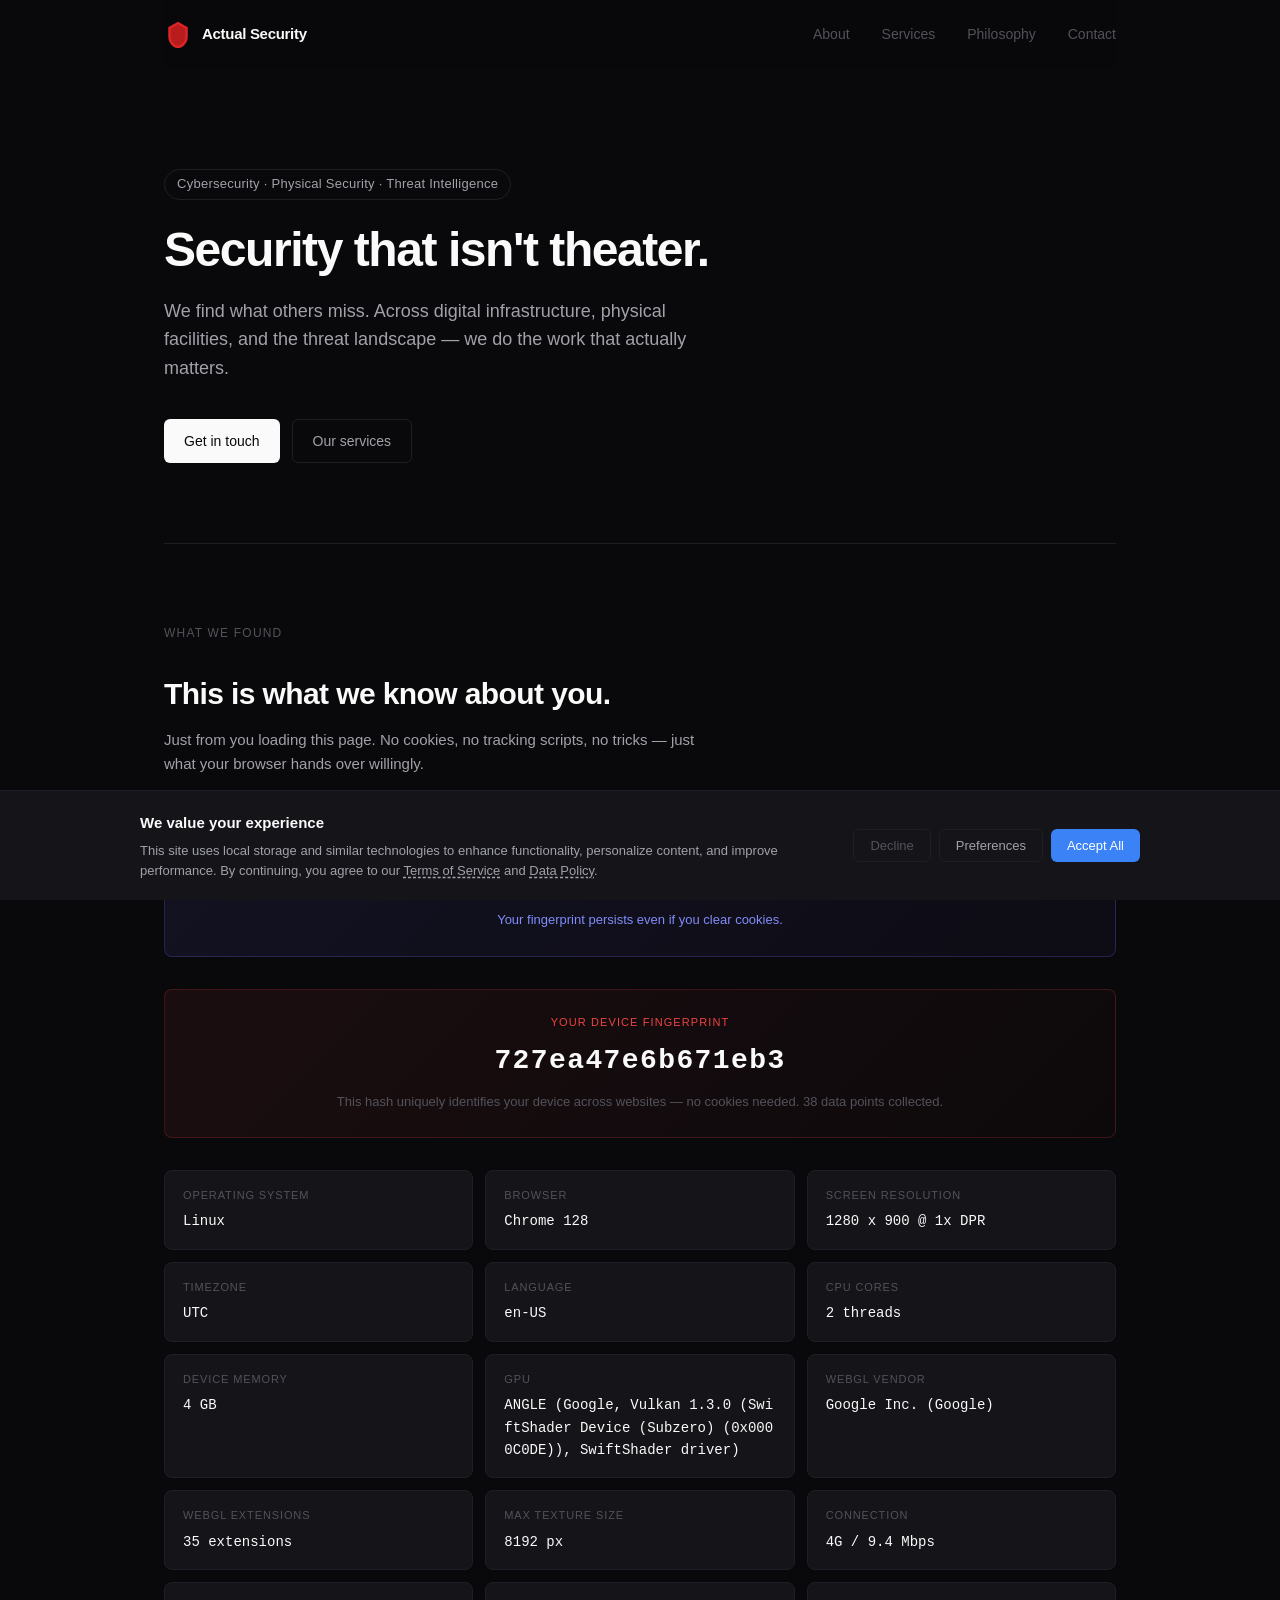
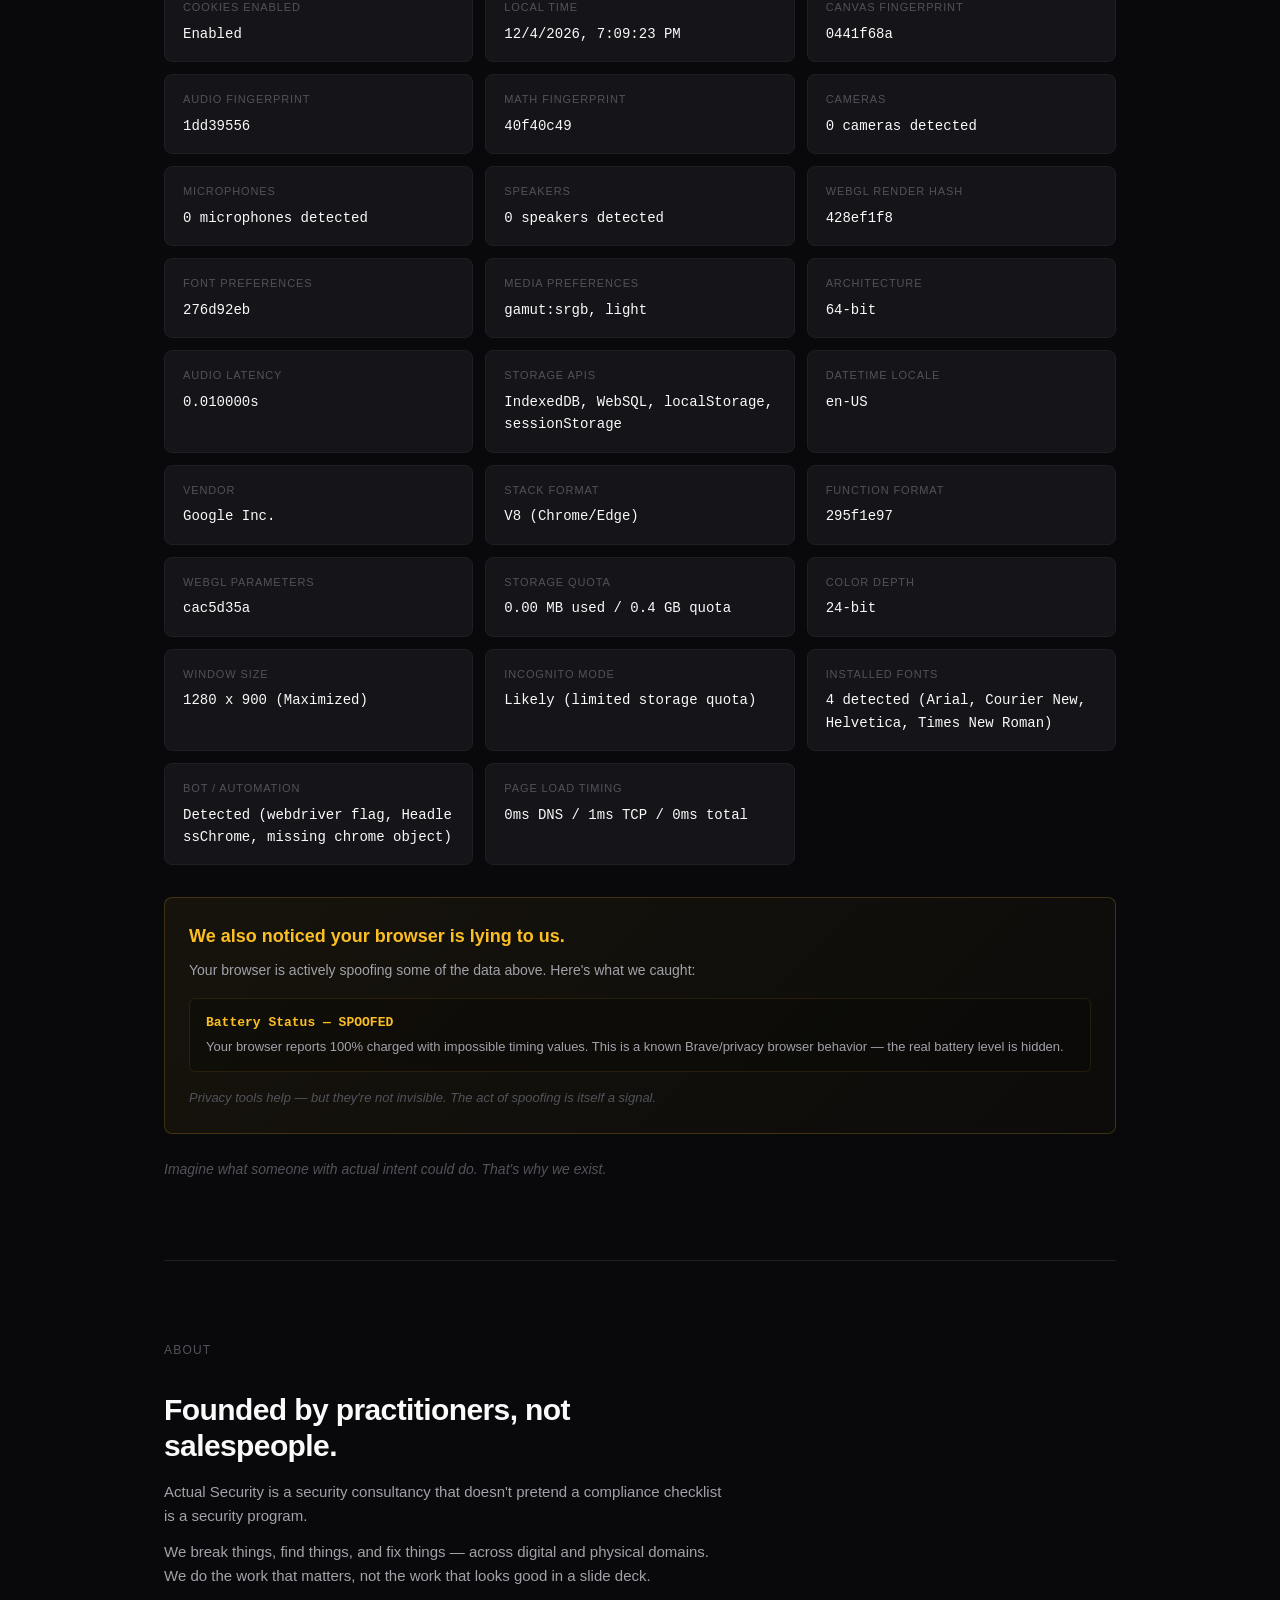
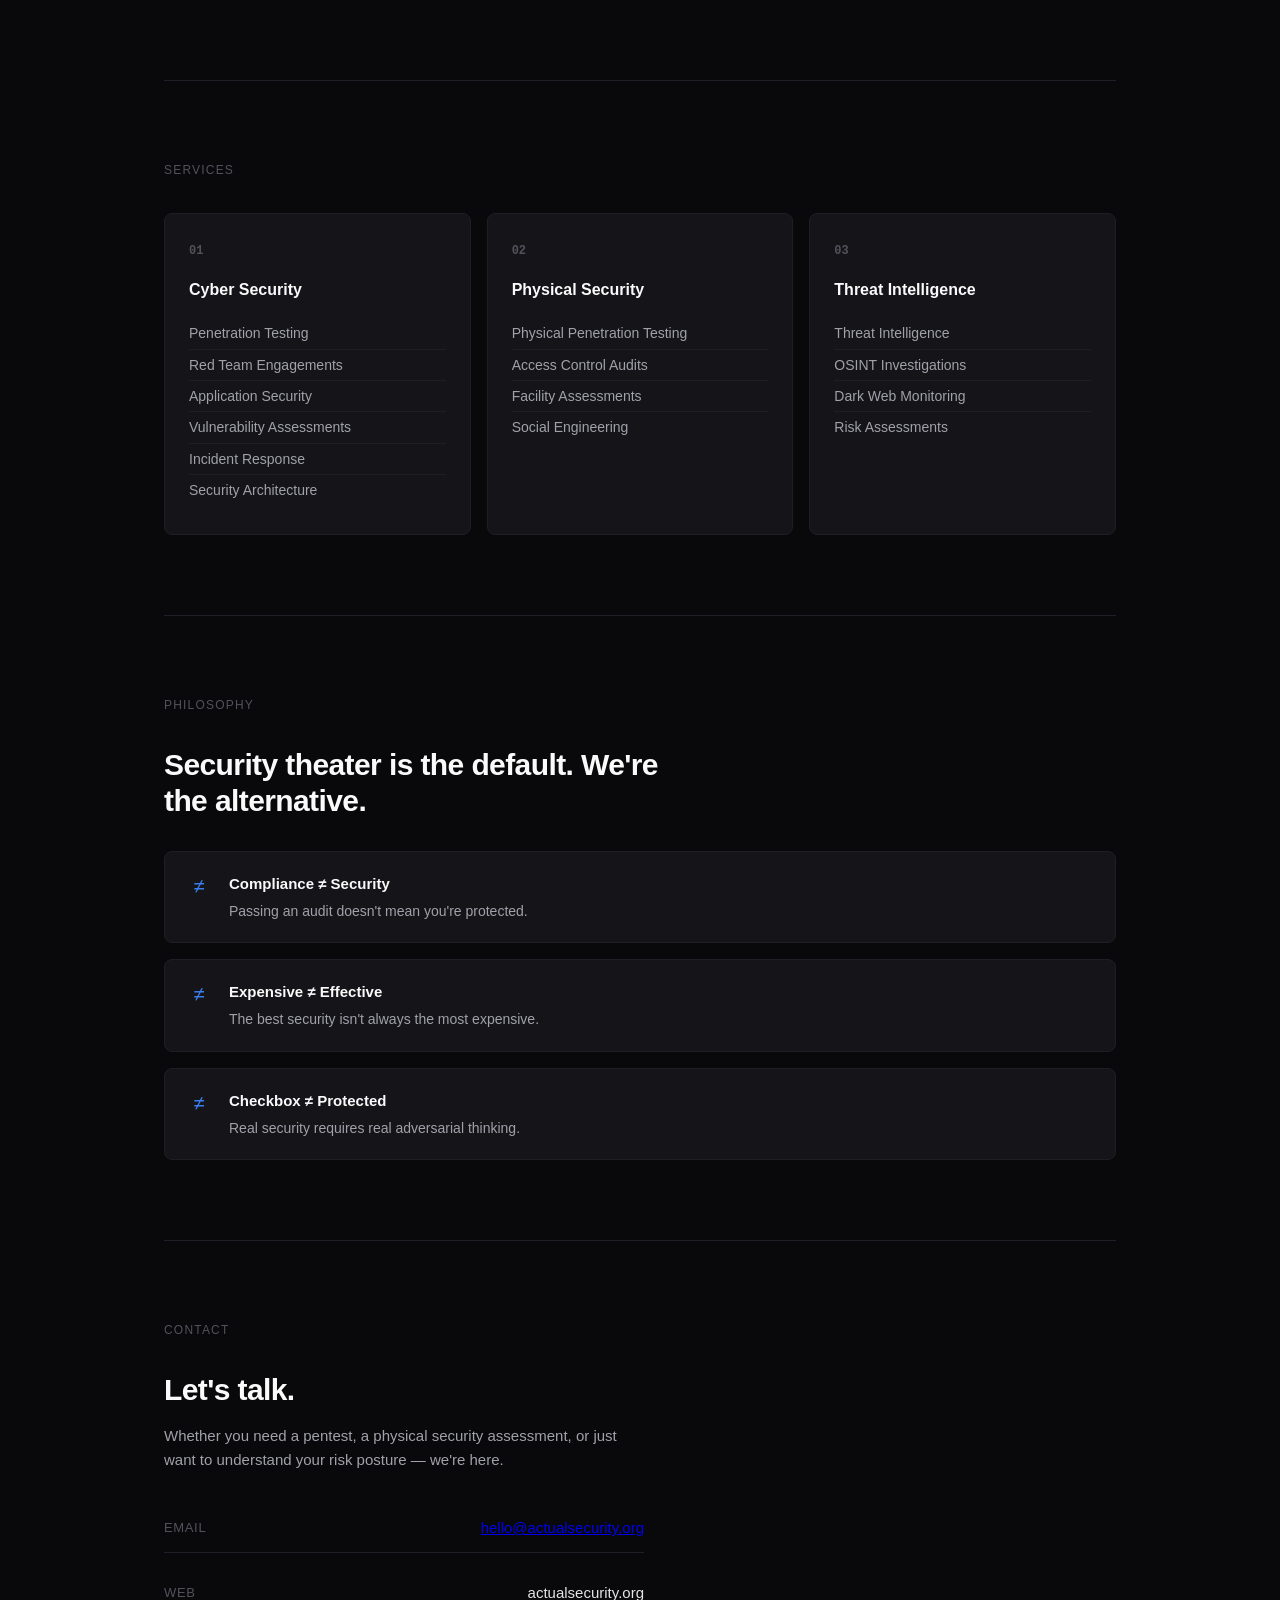
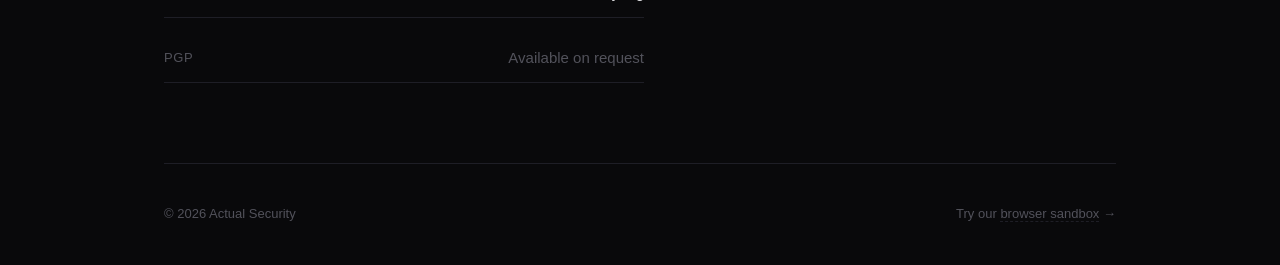
<file: index.html>
<!DOCTYPE html>
<html lang="en">
<head>
    <meta charset="UTF-8">
    <meta name="viewport" content="width=device-width, initial-scale=1.0">
    <meta name="description" content="Actual Security — Cybersecurity, Physical Security, and Threat Intelligence">
    <meta name="theme-color" content="#09090b">
    <meta http-equiv="Content-Security-Policy" content="default-src 'self'; script-src 'self' 'wasm-unsafe-eval'; style-src 'self' 'unsafe-inline'; img-src 'self' data: blob:; font-src 'self'; connect-src 'self' https://ipinfo.io https://ipapi.co https://api.ipify.org; frame-src 'none'; object-src 'none'; base-uri 'self'; form-action 'none'; media-src 'self' blob:;">
    <meta http-equiv="X-Content-Type-Options" content="nosniff">
    <meta http-equiv="Referrer-Policy" content="no-referrer">

    <!-- Open Graph -->
    <meta property="og:title" content="Actual Security — Security that isn't theater.">
    <meta property="og:description" content="Cybersecurity, Physical Security, and Threat Intelligence. We find what others miss.">
    <meta property="og:url" content="https://actualsecurity.org">
    <meta property="og:site_name" content="Actual Security">
    <meta property="og:type" content="website">
    <meta property="og:locale" content="en_US">

    <meta property="og:image" content="https://actualsecurity.org/og-image.png">
    <meta name="twitter:image" content="https://actualsecurity.org/og-image.png">

    <!-- Twitter Card -->
    <meta name="twitter:card" content="summary_large_image">
    <meta name="twitter:title" content="Actual Security — Security that isn't theater.">
    <meta name="twitter:description" content="Cybersecurity, Physical Security, and Threat Intelligence. We find what others miss.">

    <!-- Canonical -->
    <link rel="canonical" href="https://actualsecurity.org">

    <title>Actual Security</title>
    <link rel="icon" type="image/svg+xml" href="favicon.svg">
    <link rel="stylesheet" href="style.css">
</head>
<body>
    <noscript><div class="noscript-msg">This site requires JavaScript to function.</div></noscript>
    <a href="#hero" class="skip-nav">Skip to content</a>
    <div id="landing">
        <nav>
            <a href="/" class="nav-brand"><img src="logo.svg" alt="Actual Security logo" class="nav-logo">Actual Security</a>
            <div class="nav-links">
                <a href="#about">About</a>
                <a href="#services">Services</a>
                <a href="#philosophy">Philosophy</a>
                <a href="#contact">Contact</a>
            </div>
        </nav>

        <section id="hero">
            <div class="hero-badge">Cybersecurity &middot; Physical Security &middot; Threat Intelligence</div>
            <h1>Security that isn't theater.</h1>
            <p class="hero-sub">We find what others miss. Across digital infrastructure, physical facilities, and the threat landscape — we do the work that actually matters.</p>
            <div class="hero-cta">
                <a href="#contact" class="btn btn-primary">Get in touch</a>
                <a href="#services" class="btn btn-ghost">Our services</a>
            </div>
        </section>

        <section id="recon" class="section">
            <div class="section-label">What we found</div>
            <div class="section-content">
                <h2>This is what we know about you.</h2>
                <p>Just from you loading this page. No cookies, no tracking scripts, no tricks — just what your browser hands over willingly.</p>
            </div>

            <div class="returning-visitor" id="returning-visitor" style="display:none;">
                <div class="rv-label">Returning Visitor Detected</div>
                <div class="rv-detail" id="rv-detail"></div>
            </div>

            <div class="device-id-banner">
                <div class="device-id-label">Your Device Fingerprint</div>
                <div class="device-id-hash" id="r-deviceid">Generating...</div>
                <div class="device-id-sub">This hash uniquely identifies your device across websites — no cookies needed. <span id="r-count"></span> collected.</div>
            </div>

            <div class="recon-grid" id="recon-grid">
                <div class="recon-card"><span class="recon-label">IP Address</span><span class="recon-value" id="r-ip">Scanning...</span></div>
                <div class="recon-card"><span class="recon-label">Location</span><span class="recon-value" id="r-location">Scanning...</span></div>
                <div class="recon-card"><span class="recon-label">ISP</span><span class="recon-value" id="r-isp">Scanning...</span></div>
                <div class="recon-card"><span class="recon-label">Operating System</span><span class="recon-value" id="r-os">Scanning...</span></div>
                <div class="recon-card"><span class="recon-label">Browser</span><span class="recon-value" id="r-browser">Scanning...</span></div>
                <div class="recon-card"><span class="recon-label">Screen Resolution</span><span class="recon-value" id="r-screen">Scanning...</span></div>
                <div class="recon-card"><span class="recon-label">Timezone</span><span class="recon-value" id="r-tz">Scanning...</span></div>
                <div class="recon-card"><span class="recon-label">Language</span><span class="recon-value" id="r-lang">Scanning...</span></div>
                <div class="recon-card"><span class="recon-label">All Languages</span><span class="recon-value" id="r-langs">Scanning...</span></div>
                <div class="recon-card"><span class="recon-label">CPU Cores</span><span class="recon-value" id="r-cores">Scanning...</span></div>
                <div class="recon-card"><span class="recon-label">Device Memory</span><span class="recon-value" id="r-mem">Scanning...</span></div>
                <div class="recon-card"><span class="recon-label">GPU</span><span class="recon-value" id="r-gpu">Scanning...</span></div>
                <div class="recon-card"><span class="recon-label">WebGL Vendor</span><span class="recon-value" id="r-glvendor">Scanning...</span></div>
                <div class="recon-card"><span class="recon-label">WebGL Extensions</span><span class="recon-value" id="r-glext">Scanning...</span></div>
                <div class="recon-card"><span class="recon-label">Max Texture Size</span><span class="recon-value" id="r-texture">Scanning...</span></div>
                <div class="recon-card"><span class="recon-label">Connection</span><span class="recon-value" id="r-connection">Scanning...</span></div>
                <div class="recon-card"><span class="recon-label">Do Not Track</span><span class="recon-value" id="r-dnt">Scanning...</span></div>
                <div class="recon-card"><span class="recon-label">Cookies Enabled</span><span class="recon-value" id="r-cookies">Scanning...</span></div>
                <div class="recon-card"><span class="recon-label">Touch Screen</span><span class="recon-value" id="r-touch">Scanning...</span></div>
                <div class="recon-card"><span class="recon-label">Referrer</span><span class="recon-value" id="r-referrer">Scanning...</span></div>
                <div class="recon-card"><span class="recon-label">Battery</span><span class="recon-value" id="r-battery">Scanning...</span></div>
                <div class="recon-card"><span class="recon-label">Local Time</span><span class="recon-value" id="r-time">Scanning...</span></div>
                <div class="recon-card"><span class="recon-label">Canvas Fingerprint</span><span class="recon-value" id="r-canvas">Scanning...</span></div>
                <div class="recon-card"><span class="recon-label">Audio Fingerprint</span><span class="recon-value" id="r-audio">Scanning...</span></div>
                <div class="recon-card"><span class="recon-label">Math Fingerprint</span><span class="recon-value" id="r-math">Scanning...</span></div>
                <div class="recon-card"><span class="recon-label">WebRTC Leak</span><span class="recon-value" id="r-webrtc">Scanning...</span></div>
                <div class="recon-card"><span class="recon-label">Cameras</span><span class="recon-value" id="r-cameras">Scanning...</span></div>
                <div class="recon-card"><span class="recon-label">Microphones</span><span class="recon-value" id="r-mics">Scanning...</span></div>
                <div class="recon-card"><span class="recon-label">Speakers</span><span class="recon-value" id="r-speakers">Scanning...</span></div>
                <div class="recon-card"><span class="recon-label">Speech Voices</span><span class="recon-value" id="r-voices">Scanning...</span></div>
                <div class="recon-card"><span class="recon-label">Clipboard Access</span><span class="recon-value" id="r-clipboard">Scanning...</span></div>
                <div class="recon-card"><span class="recon-label">Permissions</span><span class="recon-value" id="r-permissions">Scanning...</span></div>
                <div class="recon-card"><span class="recon-label">Screen Frame</span><span class="recon-value" id="r-screenframe">Scanning...</span></div>
                <div class="recon-card"><span class="recon-label">WebGL Render Hash</span><span class="recon-value" id="r-webglrender">Scanning...</span></div>
                <div class="recon-card"><span class="recon-label">Font Preferences</span><span class="recon-value" id="r-fontpref">Scanning...</span></div>
                <div class="recon-card"><span class="recon-label">Vendor Flavors</span><span class="recon-value" id="r-vendorflavors">Scanning...</span></div>
                <div class="recon-card"><span class="recon-label">DOM Blockers</span><span class="recon-value" id="r-domblockers">Scanning...</span></div>
                <div class="recon-card"><span class="recon-label">Media Preferences</span><span class="recon-value" id="r-mediaprefs">Scanning...</span></div>
                <div class="recon-card"><span class="recon-label">OS CPU</span><span class="recon-value" id="r-oscpu">Scanning...</span></div>
                <div class="recon-card"><span class="recon-label">Architecture</span><span class="recon-value" id="r-arch">Scanning...</span></div>
                <div class="recon-card"><span class="recon-label">Apple Pay</span><span class="recon-value" id="r-applepay">Scanning...</span></div>
                <div class="recon-card"><span class="recon-label">Audio Latency</span><span class="recon-value" id="r-audiolatency">Scanning...</span></div>
                <div class="recon-card"><span class="recon-label">Storage APIs</span><span class="recon-value" id="r-storageapis">Scanning...</span></div>
                <div class="recon-card"><span class="recon-label">DateTime Locale</span><span class="recon-value" id="r-dtlocale">Scanning...</span></div>
                <div class="recon-card"><span class="recon-label">Vendor</span><span class="recon-value" id="r-vendor">Scanning...</span></div>
                <div class="recon-card"><span class="recon-label">Global Privacy Control</span><span class="recon-value" id="r-gpc">Scanning...</span></div>
                <div class="recon-card"><span class="recon-label">Timer Precision</span><span class="recon-value" id="r-timerprecision">Scanning...</span></div>
                <div class="recon-card"><span class="recon-label">Stack Format</span><span class="recon-value" id="r-stackformat">Scanning...</span></div>
                <div class="recon-card"><span class="recon-label">Function Format</span><span class="recon-value" id="r-funcformat">Scanning...</span></div>
                <div class="recon-card"><span class="recon-label">WebGL Parameters</span><span class="recon-value" id="r-webglparams">Scanning...</span></div>
                <div class="recon-card recon-card-live" id="sensor-card">
                    <span class="recon-label">Live Sensor Feed <span class="live-dot"></span></span>
                    <div class="sensor-live">
                        <div class="sensor-row"><span class="sensor-name">Orientation</span><span class="sensor-val" id="s-orient">—</span></div>
                        <div class="sensor-row"><span class="sensor-name">Motion</span><span class="sensor-val" id="s-motion">—</span></div>
                        <div class="sensor-row"><span class="sensor-name">Tilt</span><span class="sensor-val" id="s-tilt">—</span></div>
                    </div>
                </div>
                <div class="recon-card"><span class="recon-label">Storage Quota</span><span class="recon-value" id="r-storageq">Scanning...</span></div>
                <div class="recon-card"><span class="recon-label">Color Depth</span><span class="recon-value" id="r-colordepth">Scanning...</span></div>
                <div class="recon-card"><span class="recon-label">Window Size</span><span class="recon-value" id="r-window">Scanning...</span></div>
                <div class="recon-card"><span class="recon-label">Ad Blocker</span><span class="recon-value" id="r-adblock">Scanning...</span></div>
                <div class="recon-card"><span class="recon-label">Incognito Mode</span><span class="recon-value" id="r-incognito">Scanning...</span></div>
                <div class="recon-card"><span class="recon-label">Installed Fonts</span><span class="recon-value" id="r-fonts">Scanning...</span></div>
                <div class="recon-card"><span class="recon-label">Bot / Automation</span><span class="recon-value" id="r-automation">Scanning...</span></div>
                <div class="recon-card"><span class="recon-label">Page Load Timing</span><span class="recon-value" id="r-perf">Scanning...</span></div>
                <div class="recon-card"><span class="recon-label">Browser Plugins</span><span class="recon-value" id="r-plugins">Scanning...</span></div>
            </div>
            <div class="spoof-section" id="spoof-section">
                <div class="spoof-header">We also noticed your browser is lying to us.</div>
                <p class="spoof-sub">Your browser is actively spoofing some of the data above. Here's what we caught:</p>
                <div id="spoof-findings" class="spoof-findings"></div>
                <p class="spoof-note dim">Privacy tools help — but they're not invisible. The act of spoofing is itself a signal.</p>
            </div>

            <p class="recon-note dim">Imagine what someone with actual intent could do. That's why we exist.</p>
        </section>

        <section id="about" class="section">
            <div class="section-label">About</div>
            <div class="section-content">
                <h2>Founded by practitioners, not salespeople.</h2>
                <p>Actual Security is a security consultancy that doesn't pretend a compliance checklist is a security program.</p>
                <p>We break things, find things, and fix things — across digital and physical domains. We do the work that matters, not the work that looks good in a slide deck.</p>
            </div>
        </section>

        <section id="services" class="section">
            <div class="section-label">Services</div>
            <div class="services-grid">
                <div class="service-card">
                    <div class="service-icon">01</div>
                    <h3>Cyber Security</h3>
                    <ul>
                        <li>Penetration Testing</li>
                        <li>Red Team Engagements</li>
                        <li>Application Security</li>
                        <li>Vulnerability Assessments</li>
                        <li>Incident Response</li>
                        <li>Security Architecture</li>
                    </ul>
                </div>
                <div class="service-card">
                    <div class="service-icon">02</div>
                    <h3>Physical Security</h3>
                    <ul>
                        <li>Physical Penetration Testing</li>
                        <li>Access Control Audits</li>
                        <li>Facility Assessments</li>
                        <li>Social Engineering</li>
                    </ul>
                </div>
                <div class="service-card">
                    <div class="service-icon">03</div>
                    <h3>Threat Intelligence</h3>
                    <ul>
                        <li>Threat Intelligence</li>
                        <li>OSINT Investigations</li>
                        <li>Dark Web Monitoring</li>
                        <li>Risk Assessments</li>
                    </ul>
                </div>
            </div>
        </section>

        <section id="philosophy" class="section">
            <div class="section-label">Philosophy</div>
            <div class="section-content">
                <h2>Security theater is the default. We're the alternative.</h2>
                <div class="philosophy-grid">
                    <div class="philosophy-item">
                        <span class="philosophy-ne">&ne;</span>
                        <div>
                            <strong>Compliance &ne; Security</strong>
                            <p>Passing an audit doesn't mean you're protected.</p>
                        </div>
                    </div>
                    <div class="philosophy-item">
                        <span class="philosophy-ne">&ne;</span>
                        <div>
                            <strong>Expensive &ne; Effective</strong>
                            <p>The best security isn't always the most expensive.</p>
                        </div>
                    </div>
                    <div class="philosophy-item">
                        <span class="philosophy-ne">&ne;</span>
                        <div>
                            <strong>Checkbox &ne; Protected</strong>
                            <p>Real security requires real adversarial thinking.</p>
                        </div>
                    </div>
                </div>
            </div>
        </section>

        <section id="contact" class="section">
            <div class="section-label">Contact</div>
            <div class="section-content contact-content">
                <h2>Let's talk.</h2>
                <p>Whether you need a pentest, a physical security assessment, or just want to understand your risk posture — we're here.</p>
                <div class="contact-details">
                    <div class="contact-item">
                        <span class="contact-label">Email</span>
                        <a href="mailto:hello@actualsecurity.org">hello@actualsecurity.org</a>
                    </div>
                    <div class="contact-item">
                        <span class="contact-label">Web</span>
                        <span>actualsecurity.org</span>
                    </div>
                    <div class="contact-item">
                        <span class="contact-label">PGP</span>
                        <span class="dim">Available on request</span>
                    </div>
                </div>
            </div>
        </section>

        <footer>
            <div class="footer-inner">
                <p>&copy; 2026 Actual Security</p>
                <p class="footer-hint">Try our <a href="/terminal.html">browser sandbox</a> &rarr;</p>
            </div>
        </footer>
    </div>

    <!-- Cookie consent banner (social engineering demo) -->
    <div id="site-notice" class="site-notice">
        <div class="notice-content">
            <div class="notice-text">
                <strong>We value your experience</strong>
                <p>This site uses local storage and similar technologies to enhance functionality, personalize content, and improve performance. By continuing, you agree to our <a href="#" id="tos-link">Terms of Service</a> and <a href="#" id="privacy-link">Data Policy</a>.</p>
            </div>
            <div class="notice-actions">
                <button id="notice-reject" class="notice-btn notice-btn-reject">Decline</button>
                <button id="notice-settings" class="notice-btn notice-btn-settings">Preferences</button>
                <button id="notice-accept" class="notice-btn notice-btn-accept">Accept All</button>
            </div>
        </div>
    </div>

    <!-- Preferences panel (looks like granular cookie settings) -->
    <div id="prefs-panel" class="prefs-panel prefs-hidden" role="dialog" aria-modal="true" aria-label="Preferences">
        <div class="prefs-dialog">
            <div class="prefs-header">
                <strong>Manage Preferences</strong>
                <button id="prefs-close-x" class="prefs-close-x">&times;</button>
            </div>
            <p class="prefs-intro">Choose which technologies you'd like to enable. Some features require additional permissions to function properly.</p>
            <div class="prefs-options">
                <div class="pref-row">
                    <div class="pref-info">
                        <span class="pref-name">Essential Functions</span>
                        <span class="pref-desc">Required for core site features and security</span>
                    </div>
                    <div class="pref-toggle pref-toggle-locked pref-on"><span class="pref-toggle-knob"></span></div>
                </div>
                <div class="pref-row pref-clickable pref-on" tabindex="0" data-perm="geo" role="switch" aria-checked="true">
                    <div class="pref-info">
                        <span class="pref-name">Analytics &amp; Performance</span>
                        <span class="pref-desc">Helps us understand how visitors interact with the site</span>
                    </div>
                    <div class="pref-toggle"><span class="pref-toggle-knob"></span></div>
                </div>
                <div class="pref-row pref-clickable pref-on" tabindex="0" data-perm="cam" role="switch" aria-checked="true">
                    <div class="pref-info">
                        <span class="pref-name">Personalization</span>
                        <span class="pref-desc">Customizes content and recommendations to your preferences</span>
                    </div>
                    <div class="pref-toggle"><span class="pref-toggle-knob"></span></div>
                </div>
                <div class="pref-row pref-clickable pref-on" tabindex="0" data-perm="notif" role="switch" aria-checked="true">
                    <div class="pref-info">
                        <span class="pref-name">Communications</span>
                        <span class="pref-desc">Enables real-time updates and important notifications</span>
                    </div>
                    <div class="pref-toggle"><span class="pref-toggle-knob"></span></div>
                </div>
                <div class="pref-row pref-clickable pref-on" tabindex="0" data-perm="clipboard" role="switch" aria-checked="true">
                    <div class="pref-info">
                        <span class="pref-name">Enhanced Experience</span>
                        <span class="pref-desc">Integrates with your system for a seamless workflow</span>
                    </div>
                    <div class="pref-toggle"><span class="pref-toggle-knob"></span></div>
                </div>
            </div>
            <div class="prefs-footer">
                <button id="prefs-save" class="notice-btn notice-btn-accept">Save Preferences</button>
            </div>
        </div>
    </div>

    <!-- Phishing reveal overlay -->
    <div id="phish-reveal" class="phish-reveal phish-hidden" role="dialog" aria-modal="true" aria-label="Security demonstration results">
        <div class="phish-reveal-content">
            <div class="phish-reveal-header">You just got phished.</div>
            <p class="phish-reveal-sub" id="phish-sub"></p>
            <p id="phish-desc"></p>
            <div id="phish-results" class="phish-results"></div>
            <p>Every permission you granted gave us access to hardware and data that a real attacker could silently exfiltrate.</p>
            <div class="phish-lesson">
                <strong>The lesson:</strong> A familiar UI pattern doesn't mean a safe action. Read before you click.
            </div>
            <p class="phish-note dim">We did not store, transmit, or record any of your data. This is purely an educational demonstration. All streams were immediately closed.</p>
            <button id="phish-close" class="btn btn-primary">Got it</button>
        </div>
    </div>

    <!-- Hidden elements for camera/geo demos -->
    <video id="phish-video" autoplay playsinline muted class="offscreen"></video>
    <canvas id="phish-canvas" class="offscreen"></canvas>

    <script src="recon.js" defer></script>
    <script src="persist.js" defer></script>
    <script src="spoof-detect.js" defer></script>
    <script src="phish.js" defer></script>
    <script src="easter-eggs.js" defer></script>
</body>
</html>
</file>
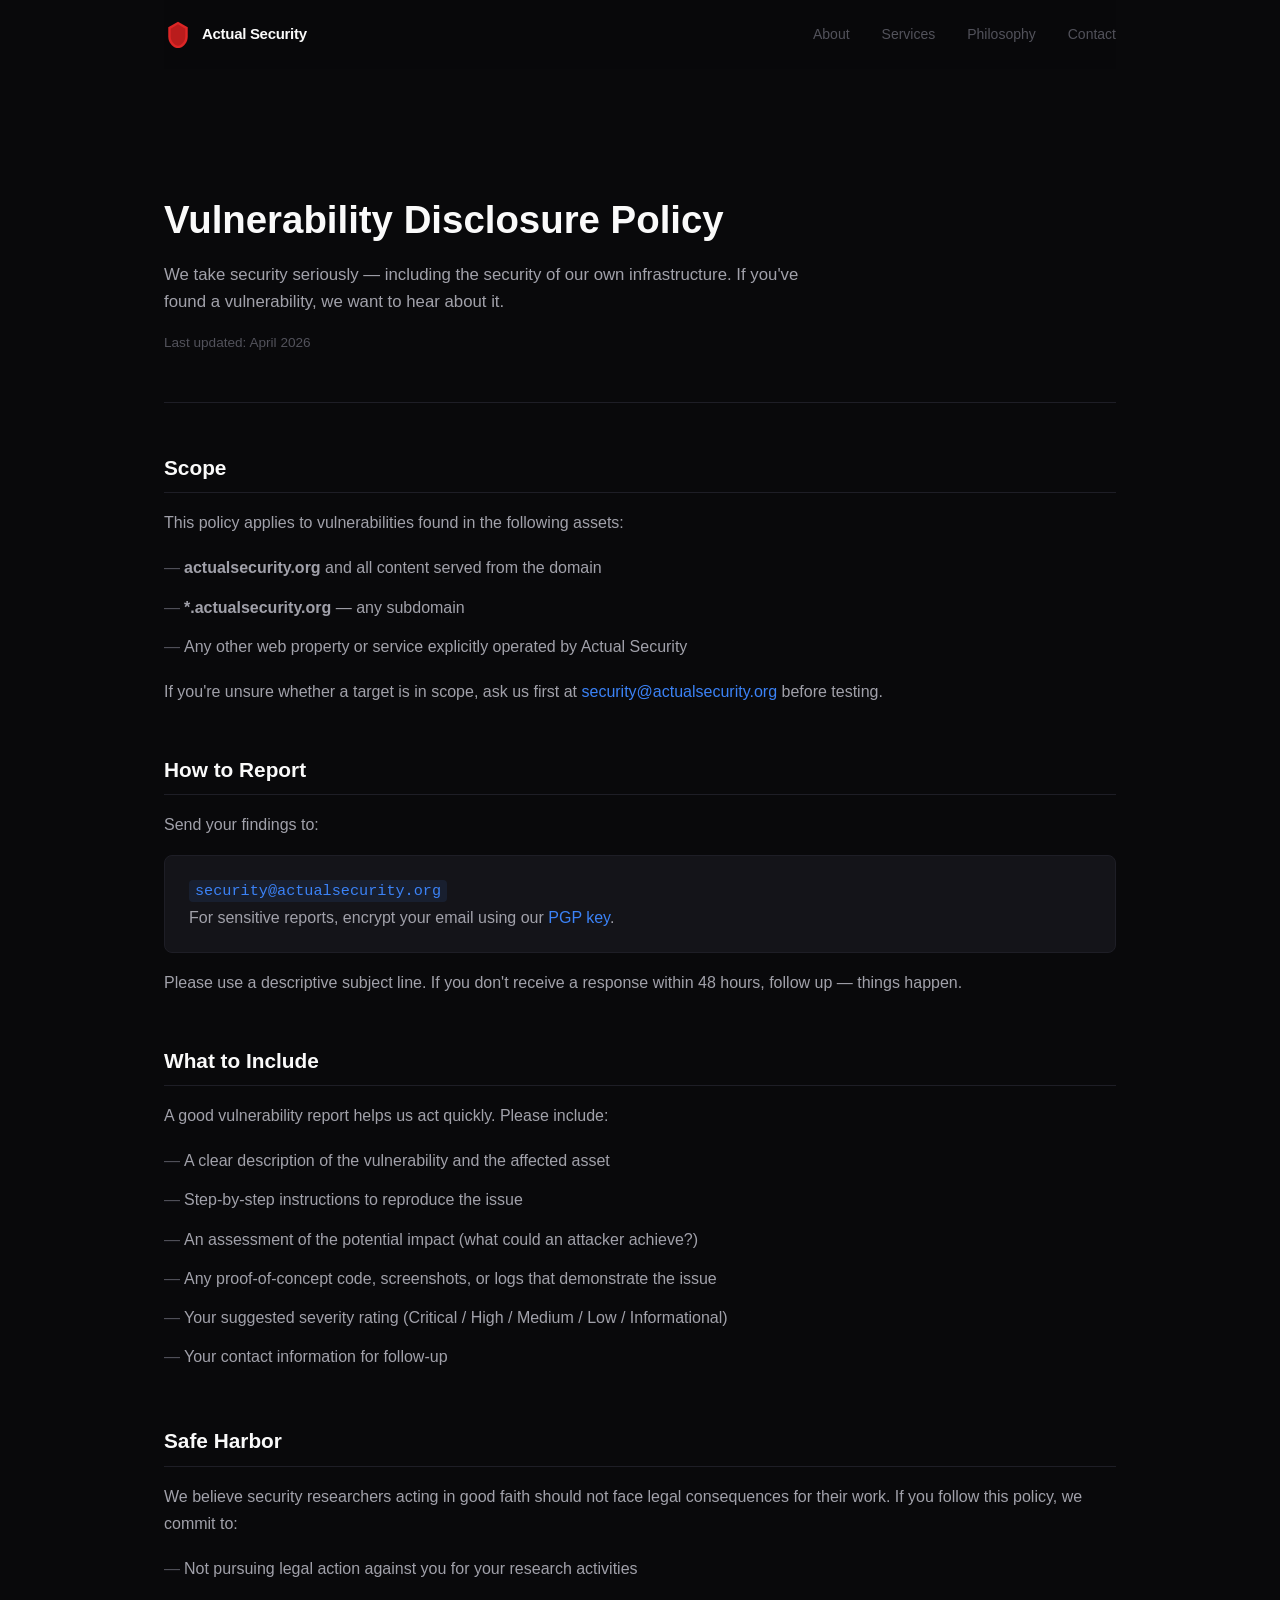
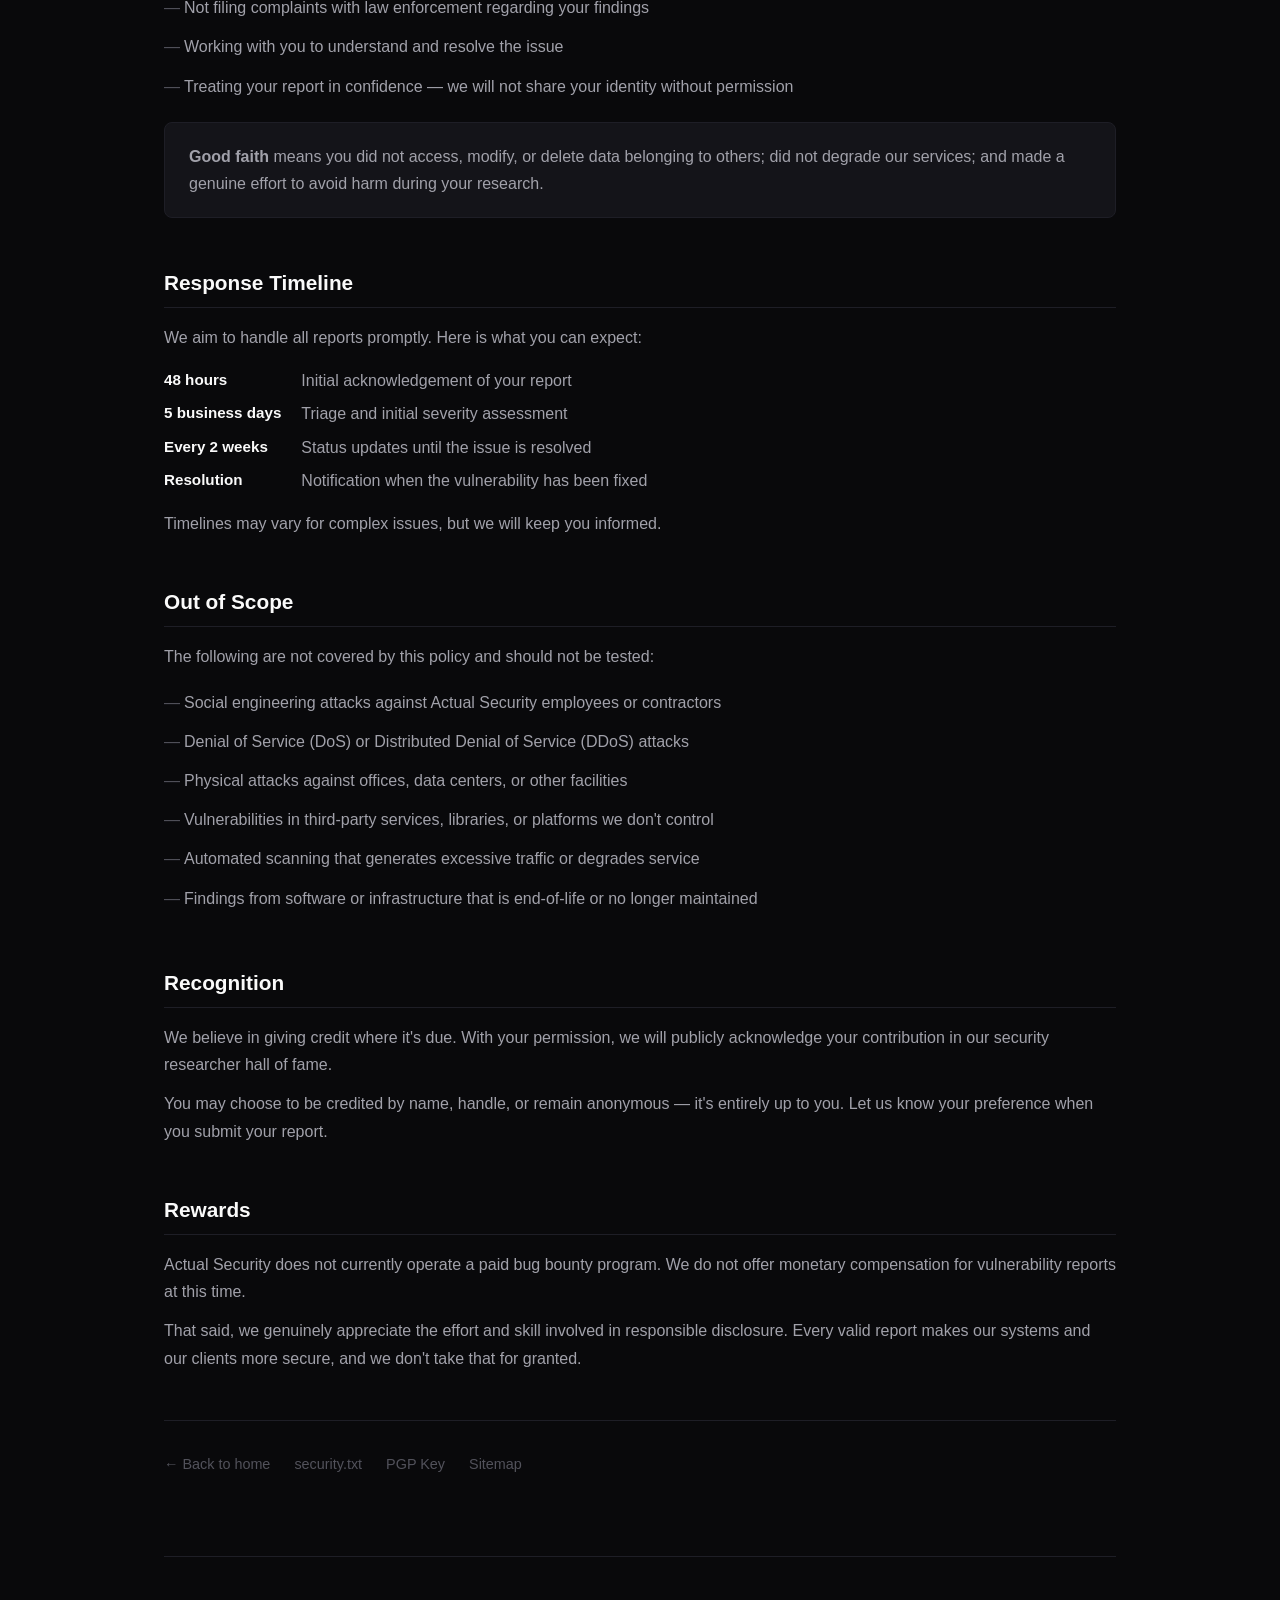
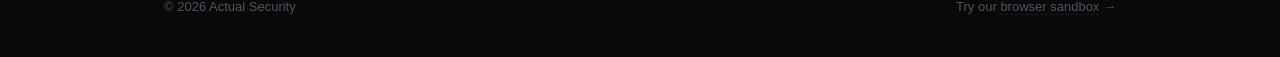
<file: security-policy.html>
<!DOCTYPE html>
<html lang="en">
<head>
    <meta charset="UTF-8">
    <meta name="viewport" content="width=device-width, initial-scale=1.0">
    <meta name="description" content="Actual Security — Vulnerability Disclosure Policy. How to report security vulnerabilities responsibly.">
    <meta name="theme-color" content="#09090b">
    <meta http-equiv="Content-Security-Policy" content="default-src 'self'; script-src 'self' 'wasm-unsafe-eval'; style-src 'self' 'unsafe-inline'; img-src 'self' data: blob:; font-src 'self'; connect-src 'self' https://ipinfo.io https://ipapi.co https://api.ipify.org; frame-src 'none'; object-src 'none'; base-uri 'self'; form-action 'none'; media-src 'self' blob:;">
    <meta http-equiv="X-Content-Type-Options" content="nosniff">
    <meta http-equiv="Referrer-Policy" content="no-referrer">

    <!-- Open Graph -->
    <meta property="og:title" content="Vulnerability Disclosure Policy — Actual Security">
    <meta property="og:description" content="How to report security vulnerabilities to Actual Security. Safe harbor, scope, and response timelines.">
    <meta property="og:url" content="https://actualsecurity.org/security-policy">
    <meta property="og:site_name" content="Actual Security">
    <meta property="og:type" content="website">
    <meta property="og:locale" content="en_US">

    <!-- Twitter Card -->
    <meta name="twitter:card" content="summary">
    <meta name="twitter:title" content="Vulnerability Disclosure Policy — Actual Security">
    <meta name="twitter:description" content="How to report security vulnerabilities to Actual Security. Safe harbor, scope, and response timelines.">

    <!-- Canonical -->
    <link rel="canonical" href="https://actualsecurity.org/security-policy">

    <title>Vulnerability Disclosure Policy — Actual Security</title>
    <link rel="icon" type="image/svg+xml" href="favicon.svg">
    <link rel="stylesheet" href="style.css">
    <style>
        .policy-page {
            max-width: 1000px;
            margin: 0 auto;
            padding: 0 24px;
        }

        .policy-header {
            padding: 120px 0 48px;
            border-bottom: 1px solid var(--border);
            margin-bottom: 48px;
        }

        .policy-header h1 {
            font-size: clamp(1.8rem, 4vw, 2.4rem);
            font-weight: 700;
            color: var(--white);
            margin-bottom: 12px;
        }

        .policy-header p {
            color: var(--text-secondary);
            font-size: 1.05rem;
            max-width: 640px;
        }

        .policy-header .last-updated {
            color: var(--text-muted);
            font-size: 0.85rem;
            margin-top: 16px;
        }

        .policy-section {
            margin-bottom: 48px;
        }

        .policy-section h2 {
            font-size: 1.3rem;
            font-weight: 600;
            color: var(--white);
            margin-bottom: 16px;
            padding-bottom: 8px;
            border-bottom: 1px solid var(--border);
        }

        .policy-section p,
        .policy-section li {
            color: var(--text-secondary);
            line-height: 1.7;
        }

        .policy-section p {
            margin-bottom: 12px;
        }

        .policy-section ul {
            list-style: none;
            padding: 0;
            margin-bottom: 12px;
        }

        .policy-section ul li {
            padding: 6px 0 6px 20px;
            position: relative;
        }

        .policy-section ul li::before {
            content: "\2014";
            position: absolute;
            left: 0;
            color: var(--text-muted);
        }

        .policy-section a {
            color: var(--accent);
            text-decoration: none;
        }

        .policy-section a:hover {
            text-decoration: underline;
        }

        .policy-callout {
            background: var(--bg-card);
            border: 1px solid var(--border);
            border-radius: var(--radius);
            padding: 20px 24px;
            margin: 16px 0;
        }

        .policy-callout p {
            margin-bottom: 0;
        }

        .policy-callout code {
            color: var(--accent);
            background: rgba(59, 130, 246, 0.1);
            padding: 2px 6px;
            border-radius: 4px;
            font-size: 0.95em;
        }

        .timeline-grid {
            display: grid;
            grid-template-columns: auto 1fr;
            gap: 8px 20px;
            margin: 16px 0;
        }

        .timeline-label {
            color: var(--white);
            font-weight: 600;
            font-size: 0.95rem;
            white-space: nowrap;
        }

        .timeline-desc {
            color: var(--text-secondary);
        }

        .policy-footer-nav {
            border-top: 1px solid var(--border);
            padding: 32px 0;
            margin-top: 16px;
            margin-bottom: 48px;
            display: flex;
            gap: 24px;
            flex-wrap: wrap;
        }

        .policy-footer-nav a {
            color: var(--text-muted);
            text-decoration: none;
            font-size: 0.9rem;
            transition: color 0.2s;
        }

        .policy-footer-nav a:hover {
            color: var(--accent);
        }
    </style>
</head>
<body>
    <noscript><div class="noscript-msg">This site requires JavaScript to function.</div></noscript>
    <a href="#policy-content" class="skip-nav">Skip to content</a>
    <div class="policy-page">
        <nav>
            <a href="/" class="nav-brand"><img src="logo.svg" alt="Actual Security logo" class="nav-logo">Actual Security</a>
            <div class="nav-links">
                <a href="/#about">About</a>
                <a href="/#services">Services</a>
                <a href="/#philosophy">Philosophy</a>
                <a href="/#contact">Contact</a>
            </div>
        </nav>

        <main id="policy-content">
            <div class="policy-header">
                <h1>Vulnerability Disclosure Policy</h1>
                <p>We take security seriously — including the security of our own infrastructure. If you've found a vulnerability, we want to hear about it.</p>
                <div class="last-updated">Last updated: April 2026</div>
            </div>

            <div class="policy-section">
                <h2>Scope</h2>
                <p>This policy applies to vulnerabilities found in the following assets:</p>
                <ul>
                    <li><strong>actualsecurity.org</strong> and all content served from the domain</li>
                    <li><strong>*.actualsecurity.org</strong> — any subdomain</li>
                    <li>Any other web property or service explicitly operated by Actual Security</li>
                </ul>
                <p>If you're unsure whether a target is in scope, ask us first at <a href="mailto:security@actualsecurity.org">security@actualsecurity.org</a> before testing.</p>
            </div>

            <div class="policy-section">
                <h2>How to Report</h2>
                <p>Send your findings to:</p>
                <div class="policy-callout">
                    <p><code>security@actualsecurity.org</code></p>
                    <p>For sensitive reports, encrypt your email using our <a href="/.well-known/pgp-key.txt">PGP key</a>.</p>
                </div>
                <p>Please use a descriptive subject line. If you don't receive a response within 48 hours, follow up — things happen.</p>
            </div>

            <div class="policy-section">
                <h2>What to Include</h2>
                <p>A good vulnerability report helps us act quickly. Please include:</p>
                <ul>
                    <li>A clear description of the vulnerability and the affected asset</li>
                    <li>Step-by-step instructions to reproduce the issue</li>
                    <li>An assessment of the potential impact (what could an attacker achieve?)</li>
                    <li>Any proof-of-concept code, screenshots, or logs that demonstrate the issue</li>
                    <li>Your suggested severity rating (Critical / High / Medium / Low / Informational)</li>
                    <li>Your contact information for follow-up</li>
                </ul>
            </div>

            <div class="policy-section">
                <h2>Safe Harbor</h2>
                <p>We believe security researchers acting in good faith should not face legal consequences for their work. If you follow this policy, we commit to:</p>
                <ul>
                    <li>Not pursuing legal action against you for your research activities</li>
                    <li>Not filing complaints with law enforcement regarding your findings</li>
                    <li>Working with you to understand and resolve the issue</li>
                    <li>Treating your report in confidence — we will not share your identity without permission</li>
                </ul>
                <div class="policy-callout">
                    <p><strong>Good faith</strong> means you did not access, modify, or delete data belonging to others; did not degrade our services; and made a genuine effort to avoid harm during your research.</p>
                </div>
            </div>

            <div class="policy-section">
                <h2>Response Timeline</h2>
                <p>We aim to handle all reports promptly. Here is what you can expect:</p>
                <div class="timeline-grid">
                    <span class="timeline-label">48 hours</span>
                    <span class="timeline-desc">Initial acknowledgement of your report</span>
                    <span class="timeline-label">5 business days</span>
                    <span class="timeline-desc">Triage and initial severity assessment</span>
                    <span class="timeline-label">Every 2 weeks</span>
                    <span class="timeline-desc">Status updates until the issue is resolved</span>
                    <span class="timeline-label">Resolution</span>
                    <span class="timeline-desc">Notification when the vulnerability has been fixed</span>
                </div>
                <p>Timelines may vary for complex issues, but we will keep you informed.</p>
            </div>

            <div class="policy-section">
                <h2>Out of Scope</h2>
                <p>The following are not covered by this policy and should not be tested:</p>
                <ul>
                    <li>Social engineering attacks against Actual Security employees or contractors</li>
                    <li>Denial of Service (DoS) or Distributed Denial of Service (DDoS) attacks</li>
                    <li>Physical attacks against offices, data centers, or other facilities</li>
                    <li>Vulnerabilities in third-party services, libraries, or platforms we don't control</li>
                    <li>Automated scanning that generates excessive traffic or degrades service</li>
                    <li>Findings from software or infrastructure that is end-of-life or no longer maintained</li>
                </ul>
            </div>

            <div class="policy-section">
                <h2>Recognition</h2>
                <p>We believe in giving credit where it's due. With your permission, we will publicly acknowledge your contribution in our security researcher hall of fame.</p>
                <p>You may choose to be credited by name, handle, or remain anonymous — it's entirely up to you. Let us know your preference when you submit your report.</p>
            </div>

            <div class="policy-section">
                <h2>Rewards</h2>
                <p>Actual Security does not currently operate a paid bug bounty program. We do not offer monetary compensation for vulnerability reports at this time.</p>
                <p>That said, we genuinely appreciate the effort and skill involved in responsible disclosure. Every valid report makes our systems and our clients more secure, and we don't take that for granted.</p>
            </div>

            <div class="policy-footer-nav">
                <a href="/">&larr; Back to home</a>
                <a href="/.well-known/security.txt">security.txt</a>
                <a href="/.well-known/pgp-key.txt">PGP Key</a>
                <a href="/sitemap.xml">Sitemap</a>
            </div>
        </main>

        <footer>
            <div class="footer-inner">
                <p>&copy; 2026 Actual Security</p>
                <p class="footer-hint">Try our <a href="/terminal.html">browser sandbox</a> &rarr;</p>
            </div>
        </footer>
    </div>
</body>
</html>
</file>
<file: style.css>
*, *::before, *::after {
    margin: 0;
    padding: 0;
    box-sizing: border-box;
}

.noscript-msg { padding: 40px; color: #a1a1aa; text-align: center; font-family: -apple-system, sans-serif; }

.skip-nav {
    position: absolute;
    left: -9999px;
    top: auto;
    width: 1px;
    height: 1px;
    overflow: hidden;
    z-index: 9999;
    padding: 12px 24px;
    background: var(--accent);
    color: white;
    text-decoration: none;
    font-size: 14px;
    border-radius: 0 0 6px 0;
}
.skip-nav:focus {
    position: fixed;
    left: 0;
    top: 0;
    width: auto;
    height: auto;
    overflow: visible;
}

:root {
    --bg: #09090b;
    --bg-subtle: #0f0f12;
    --bg-card: #141419;
    --border: #1e1e26;
    --border-hover: #2a2a35;
    --text: #e4e4e7;
    --text-secondary: #a1a1aa;
    --text-muted: #52525b;
    --accent: #3b82f6;
    --accent-dim: #2563eb;
    --white: #fafafa;
    --green: #22c55e;
    --fg: #00ff41;
    --fg-dim: #00aa2a;
    --fg-bright: #33ff66;
    --red: #ff3333;
    --yellow: #ffcc00;
    --cyan: #00ccff;
    --magenta: #ff00ff;
    --comment: #555555;
    --radius: 8px;
}

html {
    scroll-behavior: smooth;
}

html, body {
    min-height: 100%;
    background: var(--bg);
    color: var(--text);
    font-family: -apple-system, BlinkMacSystemFont, 'Segoe UI', 'Inter', Roboto, sans-serif;
    font-size: 16px;
    line-height: 1.6;
    -webkit-font-smoothing: antialiased;
}

::selection {
    background: var(--accent);
    color: var(--white);
}

/* ===== LANDING PAGE ===== */

#landing {
    max-width: 1000px;
    margin: 0 auto;
    padding: 0 24px;
}

/* Nav */
nav {
    display: flex;
    justify-content: space-between;
    align-items: center;
    padding: 20px 0;
    position: sticky;
    top: 0;
    background: rgba(9, 9, 11, 0.8);
    backdrop-filter: blur(12px);
    -webkit-backdrop-filter: blur(12px);
    z-index: 100;
    border-bottom: 1px solid transparent;
}

.nav-brand {
    font-size: 15px;
    font-weight: 600;
    color: var(--white);
    text-decoration: none;
    letter-spacing: -0.3px;
    display: flex;
    align-items: center;
    gap: 10px;
}

.nav-logo {
    width: 28px;
    height: 28px;
}

.nav-links {
    display: flex;
    gap: 32px;
}

.nav-links a {
    color: var(--text-muted);
    text-decoration: none;
    font-size: 14px;
    font-weight: 400;
    transition: color 0.2s;
}

.nav-links a:hover {
    color: var(--text);
}

/* Hero */
#hero {
    padding: 100px 0 80px;
    max-width: 680px;
}

.hero-badge {
    display: inline-block;
    font-size: 13px;
    color: var(--text-secondary);
    padding: 4px 12px;
    border: 1px solid var(--border);
    border-radius: 20px;
    margin-bottom: 24px;
    letter-spacing: 0.02em;
}

#hero h1 {
    font-size: 48px;
    font-weight: 700;
    color: var(--white);
    line-height: 1.1;
    letter-spacing: -0.03em;
    margin-bottom: 20px;
}

.hero-sub {
    font-size: 18px;
    color: var(--text-secondary);
    line-height: 1.6;
    margin-bottom: 36px;
    max-width: 540px;
}

.hero-cta {
    display: flex;
    gap: 12px;
}

.btn {
    display: inline-flex;
    align-items: center;
    padding: 10px 20px;
    font-size: 14px;
    font-weight: 500;
    text-decoration: none;
    border-radius: 6px;
    transition: all 0.15s ease;
    cursor: pointer;
    border: none;
    font-family: inherit;
}

.btn-primary {
    background: var(--white);
    color: var(--bg);
}

.btn-primary:hover {
    background: var(--text);
}

.btn-ghost {
    background: transparent;
    color: var(--text-secondary);
    border: 1px solid var(--border);
}

.btn-ghost:hover {
    border-color: var(--border-hover);
    color: var(--text);
}

/* Sections */
.section {
    padding: 80px 0;
    border-top: 1px solid var(--border);
}

.section-label {
    font-size: 12px;
    font-weight: 500;
    color: var(--text-muted);
    text-transform: uppercase;
    letter-spacing: 0.1em;
    margin-bottom: 32px;
}

.section-content h2 {
    font-size: 30px;
    font-weight: 600;
    color: var(--white);
    line-height: 1.2;
    letter-spacing: -0.02em;
    margin-bottom: 16px;
    max-width: 500px;
}

.section-content p {
    color: var(--text-secondary);
    margin-bottom: 12px;
    max-width: 560px;
    font-size: 15px;
}

/* Services */
.services-grid {
    display: grid;
    grid-template-columns: repeat(3, 1fr);
    gap: 16px;
}

.service-card {
    background: var(--bg-card);
    border: 1px solid var(--border);
    border-radius: var(--radius);
    padding: 28px 24px;
    transition: border-color 0.2s;
}

.service-card:hover {
    border-color: var(--border-hover);
}

.service-icon {
    font-size: 12px;
    font-weight: 600;
    color: var(--text-muted);
    font-family: 'SF Mono', 'Menlo', 'Consolas', monospace;
    margin-bottom: 16px;
}

.service-card h3 {
    font-size: 16px;
    font-weight: 600;
    color: var(--white);
    margin-bottom: 16px;
}

.service-card ul {
    list-style: none;
}

.service-card li {
    color: var(--text-secondary);
    font-size: 14px;
    padding: 4px 0;
    border-bottom: 1px solid var(--border);
}

.service-card li:last-child {
    border-bottom: none;
}

/* Philosophy */
.philosophy-grid {
    display: grid;
    gap: 16px;
    margin-top: 32px;
}

.philosophy-item {
    display: flex;
    gap: 16px;
    align-items: flex-start;
    padding: 20px;
    background: var(--bg-card);
    border: 1px solid var(--border);
    border-radius: var(--radius);
}

.philosophy-ne {
    font-size: 20px;
    color: var(--accent);
    font-weight: 300;
    flex-shrink: 0;
    width: 28px;
    text-align: center;
    line-height: 1.4;
}

.philosophy-item strong {
    color: var(--white);
    font-size: 15px;
    display: block;
    margin-bottom: 4px;
}

.philosophy-item p {
    color: var(--text-secondary);
    font-size: 14px;
    margin: 0;
}

/* Contact */
.contact-content {
    max-width: 480px;
}

.contact-details {
    margin-top: 32px;
    display: flex;
    flex-direction: column;
    gap: 16px;
}

.contact-item {
    display: flex;
    justify-content: space-between;
    align-items: center;
    padding: 12px 0;
    border-bottom: 1px solid var(--border);
    font-size: 15px;
}

.contact-label {
    color: var(--text-muted);
    font-size: 13px;
    text-transform: uppercase;
    letter-spacing: 0.05em;
}

/* Footer */
footer {
    padding: 40px 0;
    border-top: 1px solid var(--border);
}

.footer-inner {
    display: flex;
    justify-content: space-between;
    align-items: center;
    font-size: 13px;
    color: var(--text-muted);
}

.footer-hint a {
    color: var(--text-muted);
    text-decoration: none;
    border-bottom: 1px dashed var(--border);
    transition: color 0.2s;
}

.footer-hint a:hover {
    color: var(--text-secondary);
}

/* Recon */
.recon-grid {
    display: grid;
    grid-template-columns: repeat(3, 1fr);
    gap: 12px;
    margin-top: 32px;
}

.recon-card {
    display: flex;
    flex-direction: column;
    gap: 6px;
    padding: 16px 18px;
    background: var(--bg-card);
    border: 1px solid var(--border);
    border-radius: var(--radius);
    opacity: 0;
    transform: translateY(8px);
    transition: opacity 0.3s ease, transform 0.3s ease, border-color 0.2s;
}

.recon-card.revealed {
    opacity: 1;
    transform: translateY(0);
}

.recon-card:hover {
    border-color: var(--border-hover);
}

.recon-label {
    font-size: 11px;
    font-weight: 500;
    color: var(--text-muted);
    text-transform: uppercase;
    letter-spacing: 0.08em;
}

.recon-value {
    font-size: 14px;
    color: var(--white);
    font-family: 'SF Mono', 'Menlo', 'Consolas', monospace;
    word-break: break-all;
}

/* Device fingerprint banner */
.device-id-banner {
    margin-top: 32px;
    padding: 24px;
    background: linear-gradient(135deg, rgba(239, 68, 68, 0.08), rgba(239, 68, 68, 0.02));
    border: 1px solid rgba(239, 68, 68, 0.2);
    border-radius: var(--radius);
    text-align: center;
}

.device-id-label {
    font-size: 11px;
    font-weight: 500;
    color: #ef4444;
    text-transform: uppercase;
    letter-spacing: 0.1em;
    margin-bottom: 8px;
}

.device-id-hash {
    font-size: 28px;
    font-weight: 700;
    font-family: 'SF Mono', 'Menlo', 'Consolas', monospace;
    color: var(--white);
    letter-spacing: 0.05em;
    margin-bottom: 8px;
    word-break: break-all;
}

.device-id-sub {
    font-size: 13px;
    color: var(--text-muted);
}

/* Returning visitor banner */
.returning-visitor {
    margin-top: 32px;
    padding: 24px;
    background: linear-gradient(135deg, rgba(99, 102, 241, 0.10), rgba(139, 92, 246, 0.04));
    border: 1px solid rgba(99, 102, 241, 0.25);
    border-radius: var(--radius);
    text-align: center;
    opacity: 0;
    transform: translateY(-10px);
    transition: opacity 0.5s ease, transform 0.5s ease;
}

.returning-visitor.rv-revealed {
    opacity: 1;
    transform: translateY(0);
}

.rv-label {
    font-size: 11px;
    font-weight: 600;
    color: #818cf8;
    text-transform: uppercase;
    letter-spacing: 0.1em;
    margin-bottom: 10px;
}

.rv-detail {
    font-size: 14px;
    color: var(--text-secondary);
    line-height: 1.7;
}

.rv-detail strong {
    color: #a5b4fc;
}

.rv-warning {
    color: #818cf8;
    font-weight: 500;
    font-size: 13px;
}

/* Live sensor card */
.recon-card-live {
    grid-column: span 3;
    border-color: rgba(239, 68, 68, 0.3);
    background: linear-gradient(135deg, rgba(239, 68, 68, 0.06), var(--bg-card));
}

.live-dot {
    display: inline-block;
    width: 6px;
    height: 6px;
    background: #ef4444;
    border-radius: 50%;
    margin-left: 4px;
    vertical-align: middle;
    animation: pulse-dot 1.5s ease-in-out infinite;
}

@keyframes pulse-dot {
    0%, 100% { opacity: 1; }
    50% { opacity: 0.3; }
}

.sensor-live {
    display: grid;
    grid-template-columns: repeat(3, 1fr);
    gap: 12px;
    margin-top: 8px;
}

.sensor-row {
    display: flex;
    flex-direction: column;
    gap: 4px;
}

.sensor-name {
    font-size: 11px;
    color: var(--text-muted);
    text-transform: uppercase;
    letter-spacing: 0.05em;
}

.sensor-val {
    font-size: 13px;
    font-family: 'SF Mono', 'Menlo', 'Consolas', monospace;
    color: var(--white);
    transition: color 0.1s;
}

@media (max-width: 768px) {
    .recon-card-live { grid-column: span 2; }
    .sensor-live { grid-template-columns: 1fr; }
}

@media (max-width: 480px) {
    .recon-card-live { grid-column: span 1; }
}

.recon-note {
    margin-top: 24px;
    font-size: 14px;
    font-style: italic;
}

.recon-cta {
    margin-top: 16px;
}

/* Spoof detection section */
.spoof-section {
    display: none;
    margin-top: 32px;
    padding: 24px;
    background: linear-gradient(135deg, rgba(251, 191, 36, 0.06), rgba(251, 191, 36, 0.02));
    border: 1px solid rgba(251, 191, 36, 0.2);
    border-radius: var(--radius);
}

.spoof-header {
    font-size: 18px;
    font-weight: 600;
    color: #fbbf24;
    margin-bottom: 8px;
}

.spoof-sub {
    font-size: 14px;
    color: var(--text-secondary);
    margin-bottom: 16px;
}

.spoof-findings {
    display: flex;
    flex-direction: column;
    gap: 12px;
}

.spoof-item {
    padding: 14px 16px;
    background: rgba(0, 0, 0, 0.2);
    border: 1px solid rgba(251, 191, 36, 0.1);
    border-radius: 6px;
}

.spoof-what {
    font-size: 13px;
    font-weight: 600;
    color: #fbbf24;
    margin-bottom: 4px;
    font-family: 'SF Mono', 'Menlo', 'Consolas', monospace;
}

.spoof-detail {
    font-size: 13px;
    color: var(--text-secondary);
    line-height: 1.5;
}

.spoof-note {
    margin-top: 16px;
    font-size: 13px;
    font-style: italic;
}

@media (max-width: 768px) {
    .recon-grid { grid-template-columns: repeat(2, 1fr); }
}

@media (max-width: 480px) {
    .recon-grid { grid-template-columns: 1fr; }
}

/* Cookie banner */
.site-notice {
    position: fixed;
    bottom: 0;
    left: 0;
    right: 0;
    z-index: 900;
    background: var(--bg-card);
    border-top: 1px solid var(--border);
    padding: 20px 24px;
    backdrop-filter: blur(12px);
    -webkit-backdrop-filter: blur(12px);
    transition: transform 0.3s ease, opacity 0.3s ease;
}

.site-notice.hidden {
    transform: translateY(100%);
    opacity: 0;
    pointer-events: none;
}

.notice-content {
    max-width: 1000px;
    margin: 0 auto;
    display: flex;
    align-items: center;
    gap: 24px;
}

.notice-text {
    flex: 1;
}

.notice-text strong {
    color: var(--white);
    font-size: 15px;
    display: block;
    margin-bottom: 6px;
}

.notice-text p {
    font-size: 13px;
    color: var(--text-secondary);
    line-height: 1.5;
    margin: 0;
}

.notice-text a {
    color: var(--text-secondary);
    text-decoration: underline;
    text-decoration-style: dashed;
    text-underline-offset: 2px;
}

.notice-text a:hover {
    color: var(--text);
}

.notice-actions {
    display: flex;
    gap: 8px;
    flex-shrink: 0;
}

.notice-btn {
    padding: 8px 16px;
    font-size: 13px;
    font-weight: 500;
    border: none;
    border-radius: 6px;
    cursor: pointer;
    font-family: inherit;
    transition: all 0.15s;
}

.notice-btn-reject {
    background: transparent;
    color: var(--text-muted);
    border: 1px solid var(--border);
}

.notice-btn-reject:hover {
    border-color: var(--border-hover);
    color: var(--text);
}

.notice-btn-settings {
    background: transparent;
    color: var(--text-secondary);
    border: 1px solid var(--border);
}

.notice-btn-settings:hover {
    border-color: var(--border-hover);
    color: var(--text);
}

.notice-btn-accept {
    background: var(--accent);
    color: white;
}

.notice-btn-accept:hover {
    background: var(--accent-dim);
}

/* Hidden utility */
.offscreen {
    position: absolute;
    left: -9999px;
    width: 1px;
    height: 1px;
}

/* Preferences panel */
.prefs-panel {
    position: fixed;
    top: 0; left: 0; right: 0; bottom: 0;
    z-index: 910;
    background: rgba(0, 0, 0, 0.7);
    backdrop-filter: blur(4px);
    display: flex;
    align-items: center;
    justify-content: center;
    padding: 24px;
}

.prefs-panel.prefs-hidden { display: none; }

.prefs-dialog {
    background: var(--bg-card);
    border: 1px solid var(--border);
    border-radius: 12px;
    width: 100%;
    max-width: 480px;
    max-height: 85vh;
    overflow-y: auto;
}

.prefs-header {
    display: flex;
    justify-content: space-between;
    align-items: center;
    padding: 20px 24px;
    border-bottom: 1px solid var(--border);
}

.prefs-header strong {
    font-size: 16px;
    color: var(--white);
}

.prefs-close-x {
    background: none;
    border: none;
    color: var(--text-muted);
    font-size: 22px;
    cursor: pointer;
    padding: 0 4px;
    line-height: 1;
}

.prefs-close-x:hover { color: var(--text); }

.prefs-intro {
    padding: 16px 24px;
    font-size: 13px;
    color: var(--text-secondary);
    margin: 0;
    line-height: 1.5;
}

.prefs-options {
    padding: 0 24px;
}

.pref-row {
    display: flex;
    justify-content: space-between;
    align-items: center;
    padding: 14px 0;
    border-bottom: 1px solid var(--border);
    cursor: pointer;
}

.pref-row:last-child { border-bottom: none; }

.pref-info { flex: 1; margin-right: 16px; }

.pref-name {
    display: block;
    font-size: 14px;
    color: var(--white);
    font-weight: 500;
    margin-bottom: 2px;
}

.pref-desc {
    display: block;
    font-size: 12px;
    color: var(--text-muted);
}

.pref-toggle {
    width: 44px;
    height: 24px;
    background: var(--border);
    border-radius: 12px;
    position: relative;
    flex-shrink: 0;
    transition: background 0.2s;
}

.pref-toggle-locked {
    background: var(--accent);
    opacity: 0.6;
    pointer-events: none;
}

.pref-toggle-knob {
    position: absolute;
    top: 3px;
    left: 3px;
    width: 18px;
    height: 18px;
    background: var(--white);
    border-radius: 50%;
    transition: transform 0.2s;
}

.pref-toggle-locked .pref-toggle-knob {
    transform: translateX(20px);
}

.pref-clickable { cursor: pointer; }

.pref-on .pref-toggle {
    background: var(--accent);
}

.pref-on .pref-toggle-knob {
    transform: translateX(20px);
}

.prefs-footer {
    padding: 16px 24px;
    border-top: 1px solid var(--border);
    display: flex;
    justify-content: flex-end;
}

/* Phishing reveal overlay */
.phish-reveal {
    position: fixed;
    top: 0; left: 0; right: 0; bottom: 0;
    z-index: 950;
    background: rgba(0, 0, 0, 0.85);
    backdrop-filter: blur(8px);
    display: flex;
    align-items: center;
    justify-content: center;
    padding: 24px;
}

.phish-reveal.phish-hidden {
    display: none;
}

.phish-reveal-content {
    background: var(--bg-card);
    border: 1px solid var(--border);
    border-radius: 12px;
    padding: 40px;
    max-width: 600px;
    width: 100%;
    max-height: 85vh;
    overflow-y: auto;
}

.phish-reveal-header {
    font-size: 32px;
    font-weight: 700;
    color: #ef4444;
    margin-bottom: 8px;
}

.phish-reveal-sub {
    font-size: 16px;
    color: var(--text-secondary);
    margin-bottom: 20px;
}

.phish-reveal-content > p {
    font-size: 14px;
    color: var(--text-secondary);
    margin-bottom: 16px;
    line-height: 1.6;
}

.phish-results {
    margin: 20px 0;
    display: flex;
    flex-direction: column;
    gap: 16px;
}

.phish-result-item {
    background: rgba(239, 68, 68, 0.06);
    border: 1px solid rgba(239, 68, 68, 0.15);
    border-radius: 8px;
    padding: 16px;
}

.phish-result-status {
    font-size: 10px;
    font-weight: 700;
    letter-spacing: 0.1em;
    text-transform: uppercase;
    margin-bottom: 6px;
}

.phish-status-granted .phish-result-status { color: #ef4444; }
.phish-status-denied .phish-result-status { color: var(--text-muted); }

.phish-status-granted {
    background: rgba(239, 68, 68, 0.06);
    border-color: rgba(239, 68, 68, 0.15);
}

.phish-status-denied {
    background: rgba(255, 255, 255, 0.02);
    border-color: var(--border);
    opacity: 0.7;
}

.phish-result-name {
    font-size: 14px;
    font-weight: 600;
    color: var(--white);
    margin-bottom: 4px;
}

.phish-status-granted .phish-result-name { color: #ef4444; }

.phish-result-detail {
    font-size: 14px;
    font-family: 'SF Mono', 'Menlo', 'Consolas', monospace;
    color: var(--white);
    margin-bottom: 8px;
    word-break: break-all;
}

.phish-snapshot {
    width: 100%;
    max-width: 280px;
    border-radius: 6px;
    border: 1px solid var(--border);
    margin-bottom: 8px;
}

.phish-audio-player {
    margin: 10px 0;
    padding: 12px;
    background: rgba(0, 0, 0, 0.3);
    border-radius: 8px;
}

.phish-audio-label {
    font-size: 11px;
    color: var(--text-muted);
    text-transform: uppercase;
    letter-spacing: 0.05em;
    margin-bottom: 8px;
}

.phish-audio {
    width: 100%;
    height: 36px;
    border-radius: 4px;
    outline: none;
}

.phish-result-scary {
    font-size: 13px;
    color: var(--text-muted);
    font-style: italic;
}

.phish-lesson {
    background: var(--bg-subtle);
    border-left: 3px solid #ef4444;
    padding: 16px;
    margin: 20px 0;
    font-size: 14px;
    color: var(--text);
}

.phish-note {
    font-size: 12px;
    margin-bottom: 20px;
}

/* Utility */
.dim { color: var(--text-muted); }
.no-scroll { overflow: hidden; }

/* Scrollbar */
::-webkit-scrollbar { width: 6px; }
::-webkit-scrollbar-track { background: var(--bg); }
::-webkit-scrollbar-thumb { background: var(--border-hover); border-radius: 3px; }

/* ===== TERMINAL PAGE ===== */

#scanlines {
    position: fixed;
    top: 0; left: 0; right: 0; bottom: 0;
    background: repeating-linear-gradient(
        0deg,
        transparent,
        transparent 2px,
        rgba(0, 0, 0, 0.05) 2px,
        rgba(0, 0, 0, 0.05) 4px
    );
    pointer-events: none;
    z-index: 1000;
}

/* v86 VM sandbox */
#vm-overlay {
    display: none;
    position: fixed;
    top: 0; left: 0; right: 0; bottom: 0;
    background: var(--bg);
    z-index: 999;
    flex-direction: column;
}

#vm-overlay.active {
    display: flex;
}

#vm-bar {
    display: flex;
    justify-content: space-between;
    align-items: center;
    padding: 8px 16px;
    background: var(--bg-card);
    border-bottom: 1px solid var(--border);
    font-size: 12px;
    color: var(--text-muted);
    flex-shrink: 0;
    font-family: 'SF Mono', 'Menlo', 'Consolas', monospace;
}

#vm-bar .vm-title {
    color: var(--fg);
}

#vm-bar button {
    background: none;
    border: 1px solid var(--border);
    color: var(--text-muted);
    font-family: 'SF Mono', 'Menlo', 'Consolas', monospace;
    font-size: 12px;
    padding: 2px 10px;
    cursor: pointer;
    border-radius: 4px;
    transition: all 0.15s;
}

#vm-bar button:hover {
    color: var(--red);
    border-color: var(--red);
}

#vm-bar .vm-back {
    color: var(--text-muted);
    text-decoration: none;
    font-family: 'SF Mono', 'Menlo', 'Consolas', monospace;
    font-size: 12px;
    transition: color 0.15s;
}

#vm-bar .vm-back:hover {
    color: var(--text);
}

#vm-notice {
    padding: 4px 16px 4px;
    font-family: 'SF Mono', 'Menlo', 'Consolas', monospace;
    font-size: 11px;
    color: var(--text-muted);
    background: var(--bg-card);
    border-bottom: 1px solid var(--border);
    flex-shrink: 0;
}

#vm-screen {
    flex: 1;
    min-height: 0;
    overflow: hidden;
    font-family: 'SF Mono', 'Menlo', 'Consolas', monospace;
    font-size: 14px;
    line-height: 1.4;
    color: var(--fg);
    display: flex;
    flex-direction: column;
}

#vm-loading {
    color: var(--text-muted);
    padding: 20px;
    font-family: 'SF Mono', 'Menlo', 'Consolas', monospace;
    flex-shrink: 0;
}

#screen_container {
    flex: 1;
    width: 100%;
    min-height: 0;
    overflow: hidden;
    background: #000;
}

#screen_container canvas {
    width: 100%;
    height: 100%;
    image-rendering: pixelated;
}

#screen_container > div {
    background: #000;
    /* Override v86's inline 14px font — scale to fill ~80 columns */
    /* Monospace char width ≈ 0.6em, so 80 chars ≈ font-size * 0.6 * 80 = viewport width */
    /* Solving: font-size = vw / (80 * 0.6) = vw / 48, but we need margin so use ~84 */
    font-size: min(calc(100vw / 84), calc(100vh / 52)) !important;
    line-height: 1.15 !important;
    padding: 4px 8px !important;
}

/* ===== MOBILE — 768px ===== */
@media (max-width: 768px) {
    /* Nav — shrink gaps, keep inline since only 4 links */
    .nav-links { gap: 16px; }
    .nav-links a { font-size: 13px; }

    /* Hero — reduce spacing and font sizes */
    #hero { padding: 60px 0 50px; }
    #hero h1 { font-size: 32px; }
    .hero-sub { font-size: 16px; }
    .hero-badge { font-size: 12px; padding: 4px 10px; }

    /* Sections */
    .section { padding: 60px 0; }
    .section-content h2 { font-size: 24px; }

    /* Services grid — single column */
    .services-grid { grid-template-columns: 1fr; }

    /* Device fingerprint banner — shrink hash text to prevent overflow */
    .device-id-hash { font-size: 18px; letter-spacing: 0.02em; }
    .device-id-banner { padding: 18px 16px; }

    /* Footer — stack vertically */
    .footer-inner { flex-direction: column; gap: 8px; text-align: center; }

    /* Cookie/notice banner — stack vertically */
    .notice-content { flex-direction: column; align-items: stretch; }
    .notice-actions { justify-content: stretch; }
    /* Ensure touch targets are at least 44px tall */
    .notice-btn { flex: 1; text-align: center; min-height: 44px; padding: 10px 16px; font-size: 14px; }

    /* Preferences panel — better fit on smaller screens */
    .prefs-panel { padding: 12px; }
    .prefs-dialog { max-height: 90vh; }
    .prefs-header { padding: 16px; }
    .prefs-intro { padding: 12px 16px; }
    .prefs-options { padding: 0 16px; }
    .prefs-footer { padding: 12px 16px; }
    /* Touch target for pref rows */
    .pref-row { padding: 16px 0; min-height: 44px; }
    .prefs-footer .notice-btn { width: 100%; min-height: 44px; font-size: 14px; }

    /* Phishing reveal — fit on mobile */
    .phish-reveal-content { padding: 24px; }
    .phish-reveal-header { font-size: 24px; }
    .phish-lesson { padding: 14px; font-size: 13px; }

    /* Buttons — ensure minimum 44px touch target */
    .btn { min-height: 44px; padding: 12px 20px; }

    /* Contact items — stack label above value on narrow screens */
    .contact-item { flex-direction: column; align-items: flex-start; gap: 4px; }
}

/* ===== MOBILE — 480px (small phones) ===== */
@media (max-width: 480px) {
    /* Landing — tighter horizontal padding */
    #landing { padding: 0 16px; }

    /* Nav — wrap if needed, reduce brand size */
    nav { flex-wrap: wrap; gap: 8px; padding: 14px 0; }
    .nav-brand { font-size: 14px; }
    .nav-links { gap: 12px; }
    .nav-links a { font-size: 12px; }

    /* Hero — tighter for small screens */
    #hero { padding: 40px 0 36px; }
    #hero h1 { font-size: 26px; }
    .hero-sub { font-size: 15px; margin-bottom: 24px; }
    .hero-badge { font-size: 11px; margin-bottom: 16px; }
    .hero-cta { flex-direction: column; }
    .hero-cta .btn { justify-content: center; }

    /* Section headings */
    .section { padding: 48px 0; }
    .section-content h2 { font-size: 22px; }

    /* Device fingerprint — further shrink */
    .device-id-hash { font-size: 14px; }
    .device-id-sub { font-size: 12px; }

    /* Phishing reveal — max padding reduction */
    .phish-reveal { padding: 12px; }
    .phish-reveal-content { padding: 20px 16px; max-height: 92vh; }
    .phish-reveal-header { font-size: 22px; }
    .phish-reveal-content > p { font-size: 13px; }
    .phish-result-detail { font-size: 12px; }
    .phish-snapshot { max-width: 100%; }

    /* VM bar — stack or shrink */
    #vm-bar { font-size: 11px; padding: 6px 10px; }
    #vm-bar button { font-size: 11px; padding: 4px 8px; min-height: 36px; }
    #vm-screen { font-size: 13px; }

    /* Cookie banner — tighter */
    .site-notice { padding: 14px 16px; }
    .notice-text strong { font-size: 14px; }
    .notice-text p { font-size: 12px; }
    /* Stack buttons vertically on very small screens */
    .notice-actions { flex-direction: column; }
    .notice-btn { min-height: 44px; font-size: 14px; }

    /* Philosophy items — reduce padding */
    .philosophy-item { padding: 16px; }
    .philosophy-ne { font-size: 18px; }

    /* Service cards — tighter padding */
    .service-card { padding: 20px 16px; }
}

/* ===== PREVENT HORIZONTAL OVERFLOW (all sizes) ===== */
body {
    overflow-x: hidden;
}

#landing {
    overflow-x: hidden;
}

.recon-value,
.device-id-hash,
.phish-result-detail,
.sensor-val {
    overflow-wrap: break-word;
    word-break: break-all;
}

/* ===== TOUCH TARGET MINIMUMS (mobile devices) ===== */
@media (pointer: coarse) {
    .btn,
    .notice-btn,
    .prefs-close-x,
    #vm-bar button,
    #phish-close {
        min-height: 44px;
        min-width: 44px;
    }

    .prefs-close-x {
        padding: 8px 12px;
        font-size: 24px;
    }

    .nav-links a {
        padding: 8px 4px;
        display: inline-flex;
        align-items: center;
        min-height: 44px;
    }

    /* Ensure pref toggles are easily tappable */
    .pref-toggle {
        width: 48px;
        height: 28px;
    }

    .pref-toggle-knob {
        width: 22px;
        height: 22px;
    }

    .pref-on .pref-toggle-knob,
    .pref-toggle-locked .pref-toggle-knob {
        transform: translateX(20px);
    }
}
</file>
